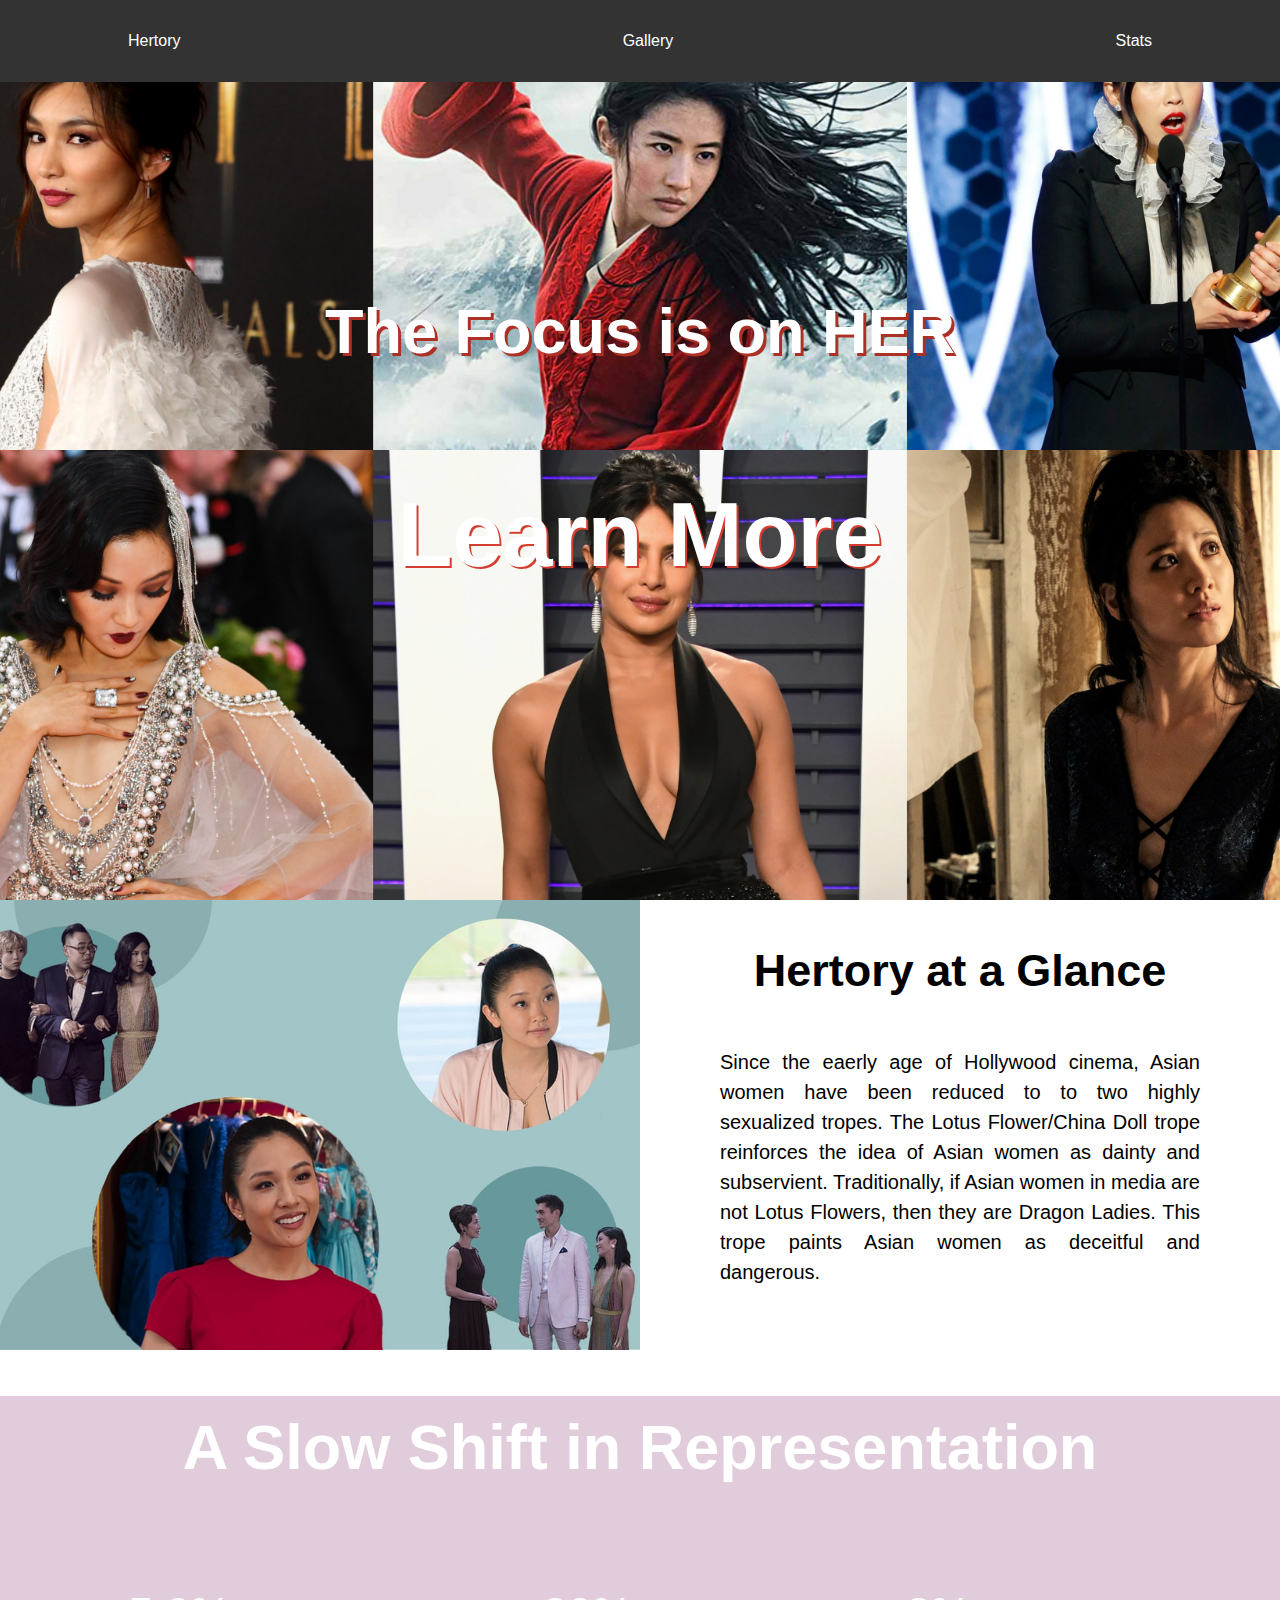
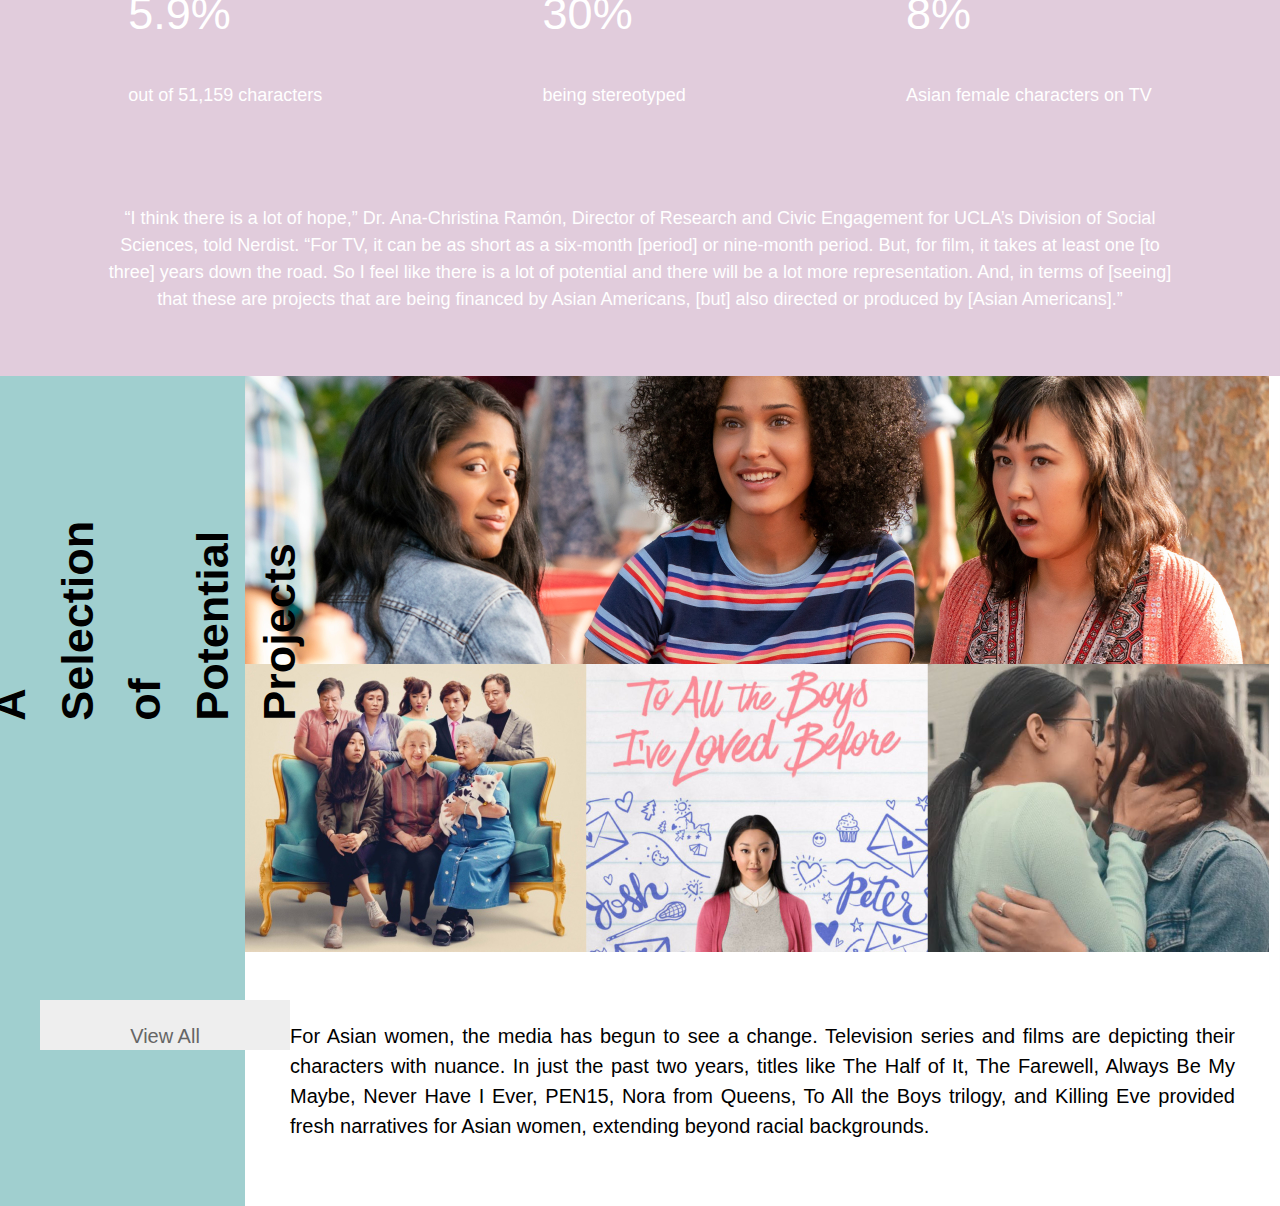
<file: index.html>
<!DOCTYPE html>
<html lang="en" dir="ltr">
  <head>
    <meta charset="utf-8">
    <link rel="stylesheet" href="index_style.css">
    <title>index</title>
  </head>
  <body>
    <div class="maincontainer">

      <div class="navWrapper">
        <div class="navMenu">
          <div class="navlinkcontainer">
            <a href="index1.html">Hertory</a>
          </div>
          <div class="navlinkcontainer">
            <a href="index2.html">Gallery</a>
          </div>
          <div class="navlinkcontainer">
            <a href="index3.html">Stats</a>
          </div>
        </div>
      </div>

      <div class="header">
        <div class="title">
          <h1>The Focus is on HER</h1>
        </div>
        <div class="title">
            <h2>Learn More</h2>
        </div>
      </div>

      <div class="insetcontainer">

        <div class="twocolumn1">
          <div class="imgblock">
            <img src="historyatglance.JPG" alt="glance">
          </div>
          <div class="content">
            <div class="contenttitle">
              <h1>Hertory at a Glance</h1>
            </div>
            <div class="contentpara">
              <p>Since the eaerly age of Hollywood cinema, Asian women have been reduced to
                to two highly sexualized tropes. The Lotus Flower/China Doll trope reinforces
                the idea of Asian women as dainty and subservient. Traditionally, if Asian women
                in media are not Lotus Flowers, then they are Dragon Ladies. This trope paints
                Asian women as deceitful and dangerous.</p>
            </div>
          </div>
        </div>

        <div class="threecolumn_container">
          <div class="title">
            <h1>A Slow Shift in Representation</h1>
          </div>
          <div class="threecolumn">
            <div class="stat">
              <p>5.9%</p>
              <div class="statscontent">
                <p>out of 51,159 characters</p>
              </div>
            </div>

            <div class="stat">
              <p>30%</p>
              <div class="statscontent">
                <p>being stereotyped</p>
              </div>
            </div>

            <div class="stat">
              <p>8%</p>
              <div class="statscontent">
                <p>Asian female characters on TV</p>
              </div>
            </div>
          </div>
            <div class="threecolumncontent">
              <p>“I think there is a lot of hope,” Dr. Ana-Christina Ramón, Director of Research and Civic Engagement for UCLA’s Division of Social Sciences, told Nerdist. “For TV, it can be as short as a six-month [period] or nine-month period. But, for film, it takes at least one [to three] years down the road. So I feel like there is a lot of potential and there will be a lot more representation. And, in terms of [seeing] that these are projects that are being financed by Asian Americans, [but] also directed or produced by [Asian Americans].”</p>
            </div>
          </div>

        <div class="twocolumn2">
          <div class="sidemenu">
            <h1>A Selection of Potential Projects</h1>
            <div class="viewlink">
              <a href="#">View All</a>
            </div>
          </div>
          <div class="maincontent">
            <div class="theimage">
              <img src="tvimage.JPG" alt="tvs">
            </div>
            <div class="twocolumn2_content">
              <p>For Asian women, the media has begun to see a change. Television series and films are depicting their characters with nuance. In just the past two years, titles like The Half of It, The Farewell, Always Be My Maybe, Never Have I Ever, PEN15, Nora from Queens, To All the Boys trilogy, and Killing Eve provided fresh narratives for Asian women, extending beyond racial backgrounds.</p>
            </div>
          </div>
        </div>

        </div>

      </div>

  </body>
</html>
</file>
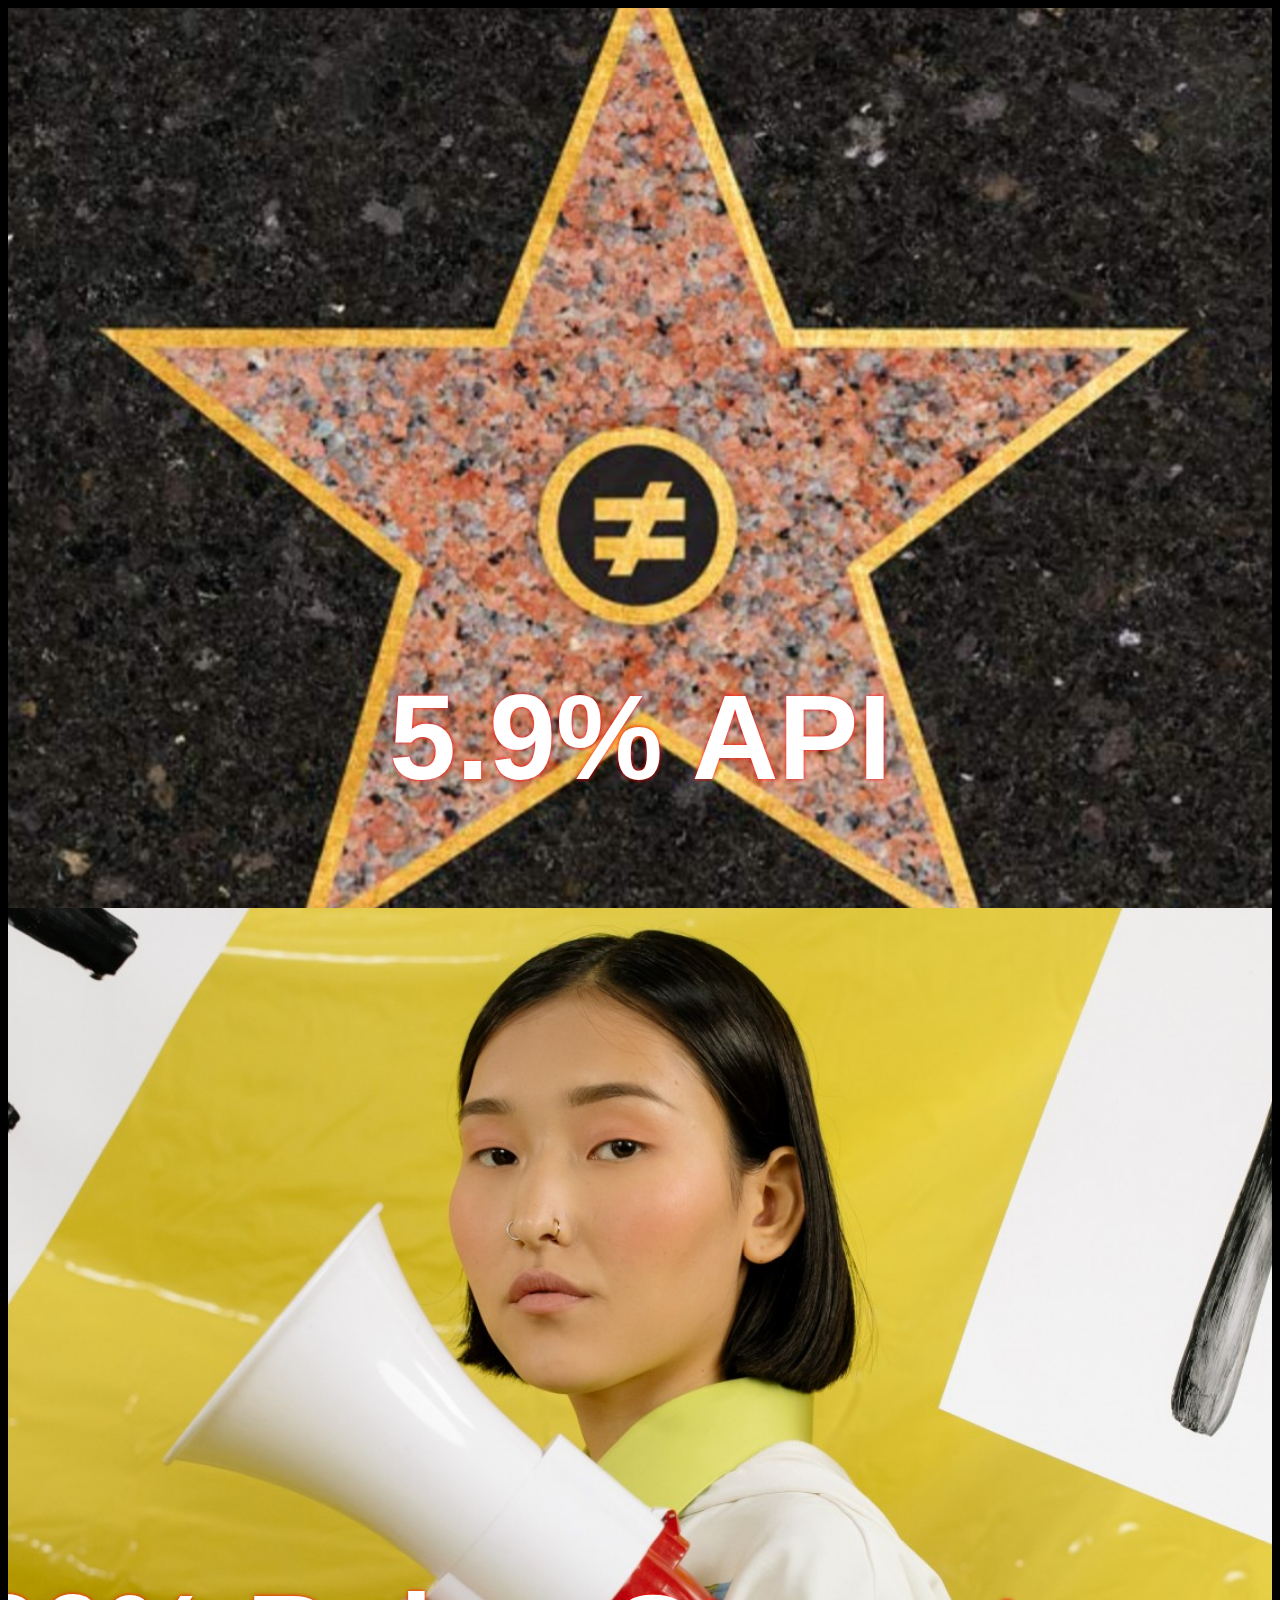
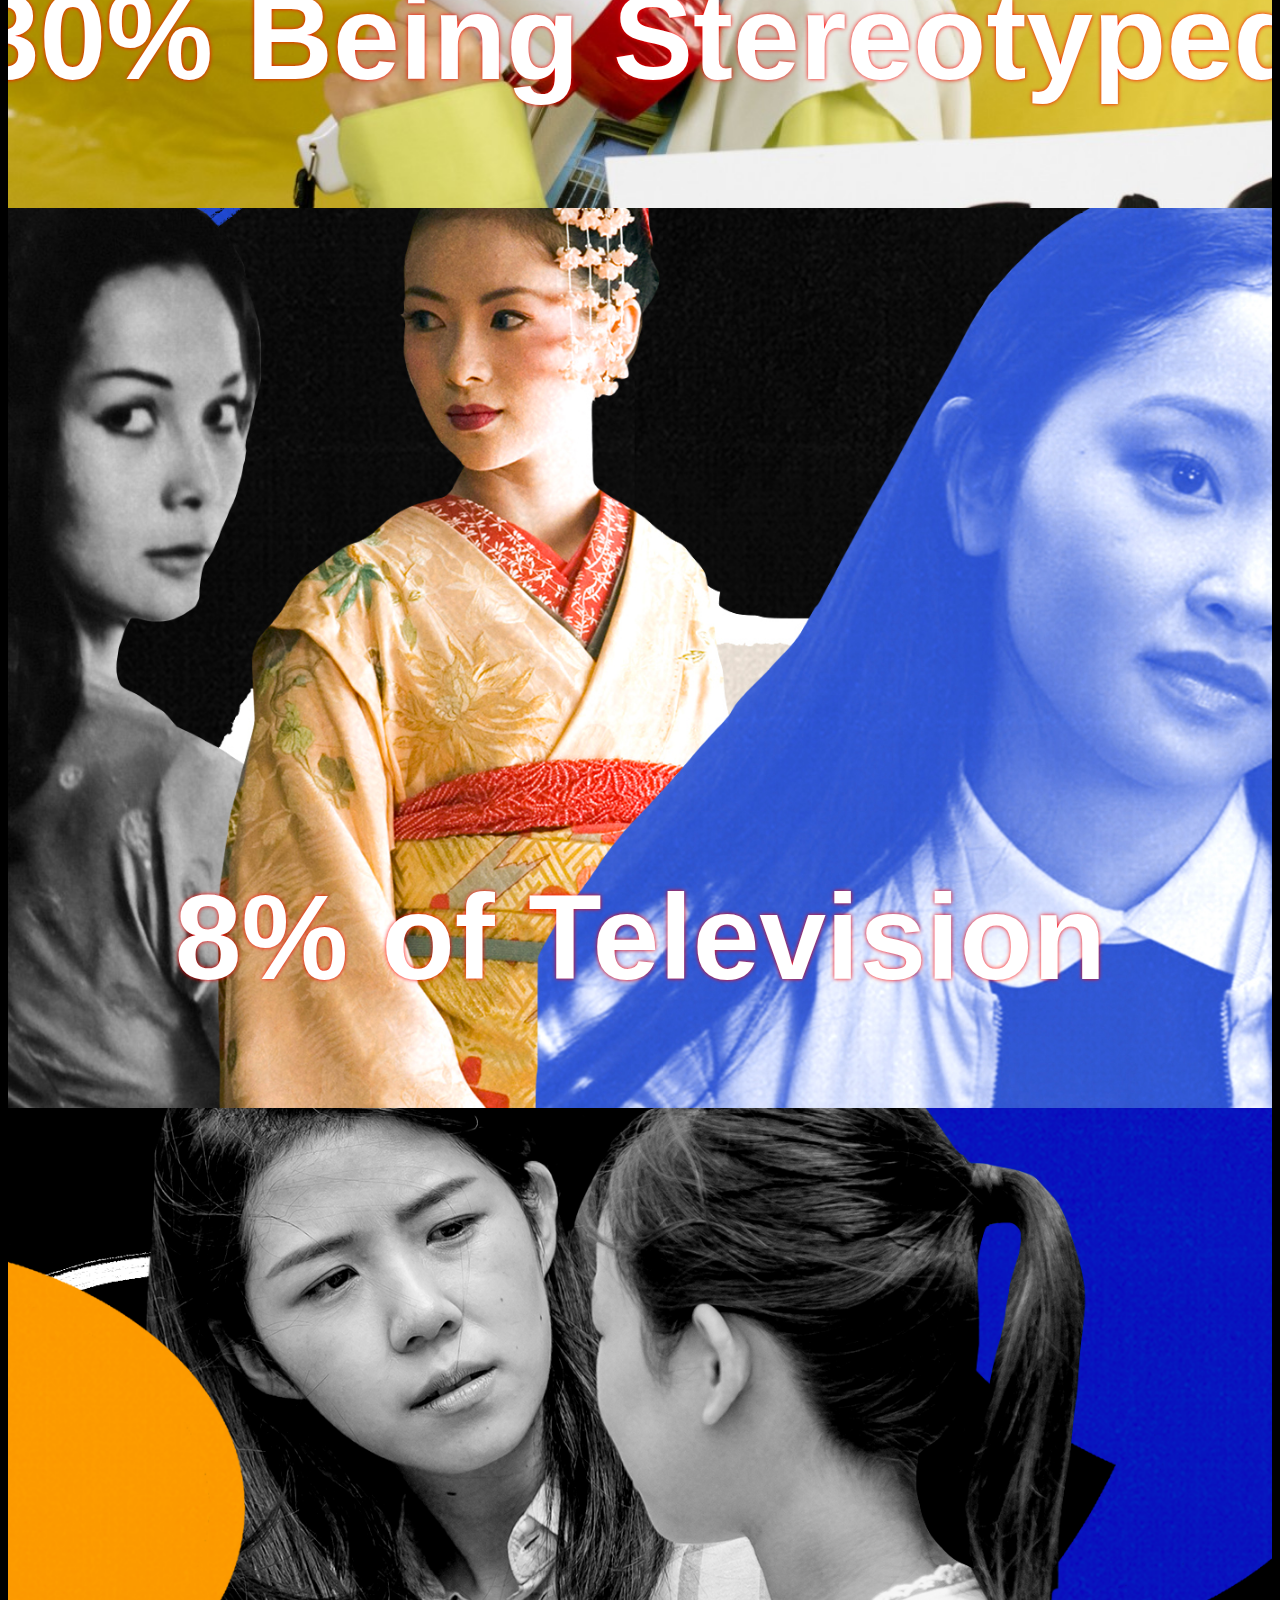
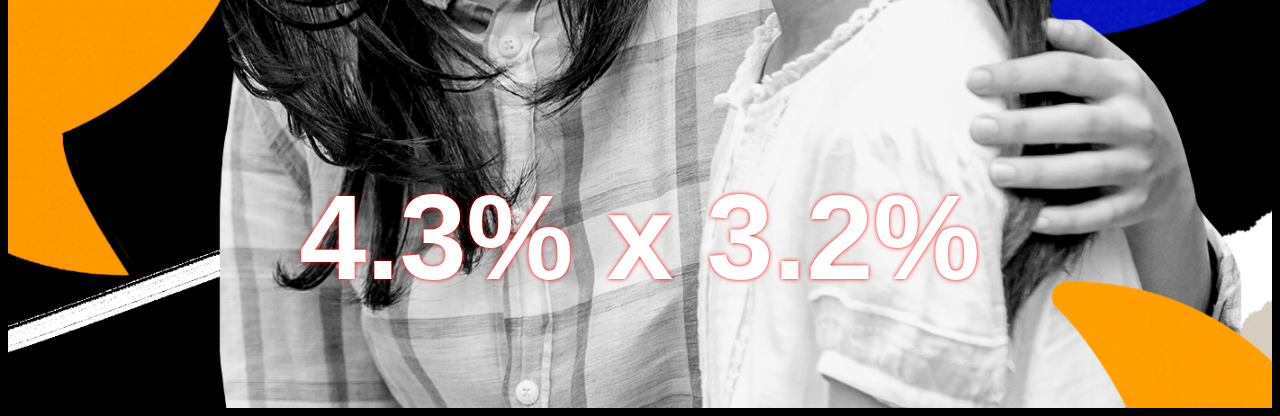
<file: index3.html>
<!DOCTYPE html>
<html lang="en" dir="ltr">
  <head>
    <meta charset="utf-8">
    <link rel="stylesheet" href="index3_style.css">
    <title>index3</title>
  </head>
  <body>
    <div class="container">
      <div class="box">
        <img src="Holly.JPG" alt="pseudoback">
      </div>
      <div class="box">
        <h1>5.9% API</h1>
      </div>
      <div class="box">
        <p>A recent study by Dr. Nancy Wang Yuen, Dr. Stacy L. Smith, and the USC Annenberg Inclusion Initiative assessed Asian Pacific Islander (API) leads and speaking characters across 1,300 top-grossing films from 2007 to 2019. The study found that across the 51,159 speaking characters in the 1,300 top-grossing movies, 5.9% were API, which fell short of the 7.1% of the US population identifying as API. The report also found that the characters were heavily stereotyped, falling into token character roles, from sidekicks to villains.</p>
      </div>
    </div>

    <div class="container">
      <div class="box">
        <img src="stop.JPG" alt="pseudoback">
      </div>
      <div class="box">
        <h1>30% Being Stereotyped</h1>
      </div>
      <div class="box">
        <p> In 2019, 30% of API primary and secondary characters were either the only one or interacted with no other API characters on screen.”
        These stereotypes have long-lasting effects on how Asian American women are seen in the real world. 2021’s Atlanta spa shooter—who killed eight people, six of whom were Asian women—claimed his “sex addiction” fueled his actions, furthering the idea that Asian women have been tied to hypersexualized stereotypes. With growing hate crimes against Asian Americans, Stop AAPI Hate reported that Asian women were nearly twice as likely as men to be victims of a hate crime.</p>
      </div>
    </div>

    <div class="container">
      <div class="box">
        <img src="pop.JPG" alt="pseudoback">
      </div>
      <div class="box">
        <h1>8% of Television</h1>
      </div>
      <div class="box">
        <p>The Center for Women in Television’s Boxed In report for the 2019-2020 season examined broadcast networks, basic and premium cable channels, and streaming services and found that Asian women made up 8% of major female characters on television, a 1% increase from the prior season. The UCLA-Hollywood Diversity 2021 Report – Film, which surveyed 185 films released via theaters and streaming services in 2020, also noted an increase of Asian roles close to being representative to the US population, with women approaching or exceeding the numbers of their male counterparts.</p>
      </div>
    </div>

    <div class="container">
      <div class="box">
        <img src="pop2.JPG" alt="pseudoback">
      </div>
      <div class="box">
        <h1>4.3% x 3.2%</h1>
      </div>
      <div class="box">
        <p>The campaign to improve female representation in film has shown small but positive signs. According to the USC Annenberg Inclusion Initiative, in 2019, 10.6% of the top 100 grossing films of the year were from Female directors with the Center for the study of Women in Television & Film finding that 37% of 2019’s lead characters were women. It’s a development worth noting.
        However, across 1,335 directors over 12 years, 4.3% were female and 3.2% were Asian, and no change occurred in either of these figures over the 12-year time frame.
        the statistics regarding opportunities for Asian women paint a dimmer picture. Out of the last 1,300 major releases, only 1% of them were directed by women from underrepresented ethnic groups.</p>
      </div>
    </div>

  </body>
</html>
</file>
<file: index_style.css>
body, html {
  margin: 0px;
  padding: 0px;
  font-family: sans-serif;
}

* {
  box-sizing: border-box;
}

div{
  display: block;
}

body {
  display: flex;
  flex-direction: column;
}

.navWrapper{
  display: flex;
  justify-content: center;
  position: fixed;
  padding: 32px;
  background-color: #333;
  width: 100%;
}
.navMenu{
  display: flex;
  justify-content: space-between;
  flex-direction: row;
  width: 80vw;
}
.navMenu a{
  color: white;
  text-decoration: none;
}
.navMenu a:hover{
  background-color: #111;
}

.header{
  display: flex;
  flex-direction: column;
  justify-content: center;
  align-items: center;
  height: 100vh;
  background-image: url(IMG_1564.JPG);
  background-size: cover;
  background-position: center;
  background-repeat: no-repeat;
  background-attachment: fixed;
}
.header h1{
  color: #fff;
  font-size: 14vmin;
  text-shadow: 3px 3px #ac3025;
}
.header h2{
  display: flex;
  justify-content: center;
  align-items: center;
  color: #fff;
  text-shadow: 2px 2px #D33E31;
  font-size: 10vmin;
}

.insetContainer {
  display: flex;
}
.twocolumn1{
  display: flex;
  align-items: stretch;
  flex-direction: row;
}
.twocolumn1 img{
  width:50vw;
  height: 50vh;
  object-fit: cover;
}
.twocolumn1 content{
  height: 50vh;
}
.twocolumn1 h1{
  display: flex;
  justify-content: center;
  align-items: center;
  font-size: 45px;
  font-family: sans-serif;
  padding-top: 15px;
}
.twocolumn1 p{
  display: flex;
  font-size: 20px;
  font-family: sans-serif;
  text-align: justify;
  padding-top: 20px;
  padding-left: 80px;
  padding-right: 80px;
  line-height: 1.5;
  word-wrap: normal;
}

.threecolumn_container {
  background-color: #e1ccdc;
}
.title h1{
  display: flex;
  justify-content: center;
  color: white;
  font-size: 7vmin;
  font-family: sans-serif;
  padding-top: 15px;
}
.threecolumn {
  display: flex;
  justify-content: space-around;
  padding: 2vmin;
}
.stat{
  color: white;
  font-size: 5vmin;
  text-thickness: 10px;
}
.statscontent {
  color: white;
  font-size: 2vmin;
}
.threecolumncontent {
  display: flex;
  justify-content: center;
  align-content: center;
  color: white;
  font-size: 2vmin;
  font-family: sans-serif;
  line-height: 1.5;
  padding: 5vmin;
  margin-right: 7vmin;
  margin-left: 7vmin;
  text-align: center;
}

.twocolumn2 {
  display: flex;
  align-items: stretch;
  flex-direction: row;
}
.sidemenu{
  width: 60vw;
  background-color: #A0CFCF;
}
.sidemenu h1{
  flex-direction: row;
  justify-content: center;
  align-self: center;
  padding-top: 5vmin;
  padding-right: 5vmin;
  flex-wrap: wrap;
  font-size: 5vmin;
  font-family: sans-serif;
  transform: rotate(-90deg);
  line-height: 1.5;
}
.maincontent img{
  width: 80vw;
  object-fit: cover;
}

.viewlink a{
  position: absolute;
  left: 40px;
  bottom: 100px;
  top: 2600px;
  margin-bottom: 20px;
  display: block;
  padding: 25px;
  width: 250px;
  background-color: #eee;
  text-decoration: none;
  color: #666;
  font-size: 20px;
  text-align: center;
}
.viewlink a:hover {
  background-color: #555;
  color: white;
}
.viewlink a.active {
  background-color: #008CBA;
  color: white;
}

.twocolumn2_content{
  display: flex;
  justify-content: center;
  align-items: center;
  text-align: justify;
  font-size: 20px;
  font-family: sans-serif;
  line-height: 1.5;
  padding: 5vmin;
}
</file>
<file: index3_style.css>
html,
body {
  background-color: black;
  font-family: sans-serif;
}
.container {
  height: 100vh;
  overflow: hidden;
  overflow-y: auto;
  perspective: 3px;
}

.box{
  background-size: cover;
  color: white;
  background-color: var(--bg, --color-black);
  position: relative;
  display: flex;
  align-items: center;
  justify-content: center;
  font-size: 40px;
  }

.box h1{
  text-shadow: 0 0 3px #FF0000;
}
.box img{
  background-position: center center;
  transform: translateZ(-1px) scale(1.5);
  /* Force the background image to fill the whole element. */
  background-size: cover;
  /* Keep the image from overlapping sibling elements. */
  z-index: -1;
  height: 100vh;
}
.box p{
    height: 50vh;
    background-color: #638a87;
    width: 500vh;
    text-align: center;
    font-size: 25px;
    line-height: 1.5;
    padding-top: 200px;
    padding-bottom: 100px;
    padding-left: 50px;
    padding-right: 50px;
}
.box h1{
    z-index: -1;
    transform: translateY(-30vh) translateZ(1px) scale(1.5);
}

/*
.footer {
  position: relative;
  display: block;
  background-color: black;
  height: 100vh;
  color: white;
  display: flex;
  align-items: center;
  justify-content: center;
  h3{
    font-weight: normal;
    color: var(--color-blue);
  }
}
</file>
